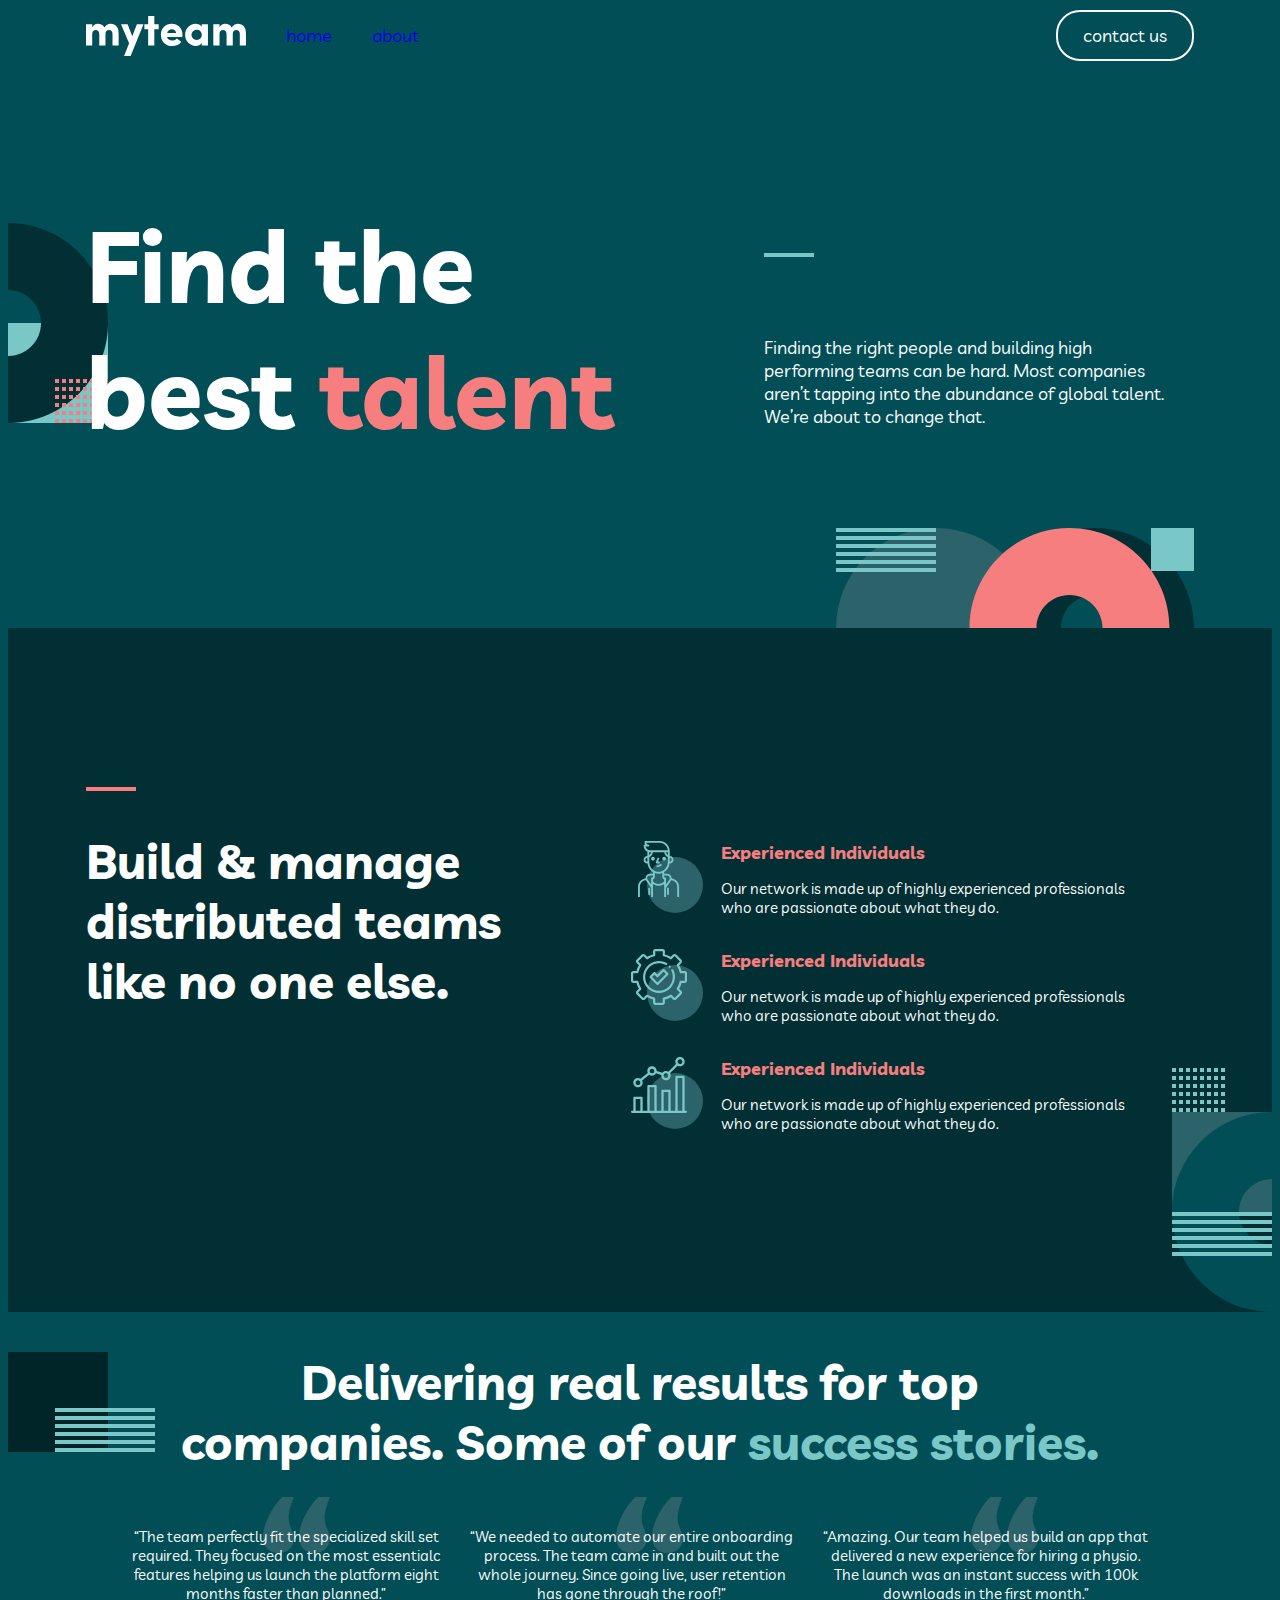
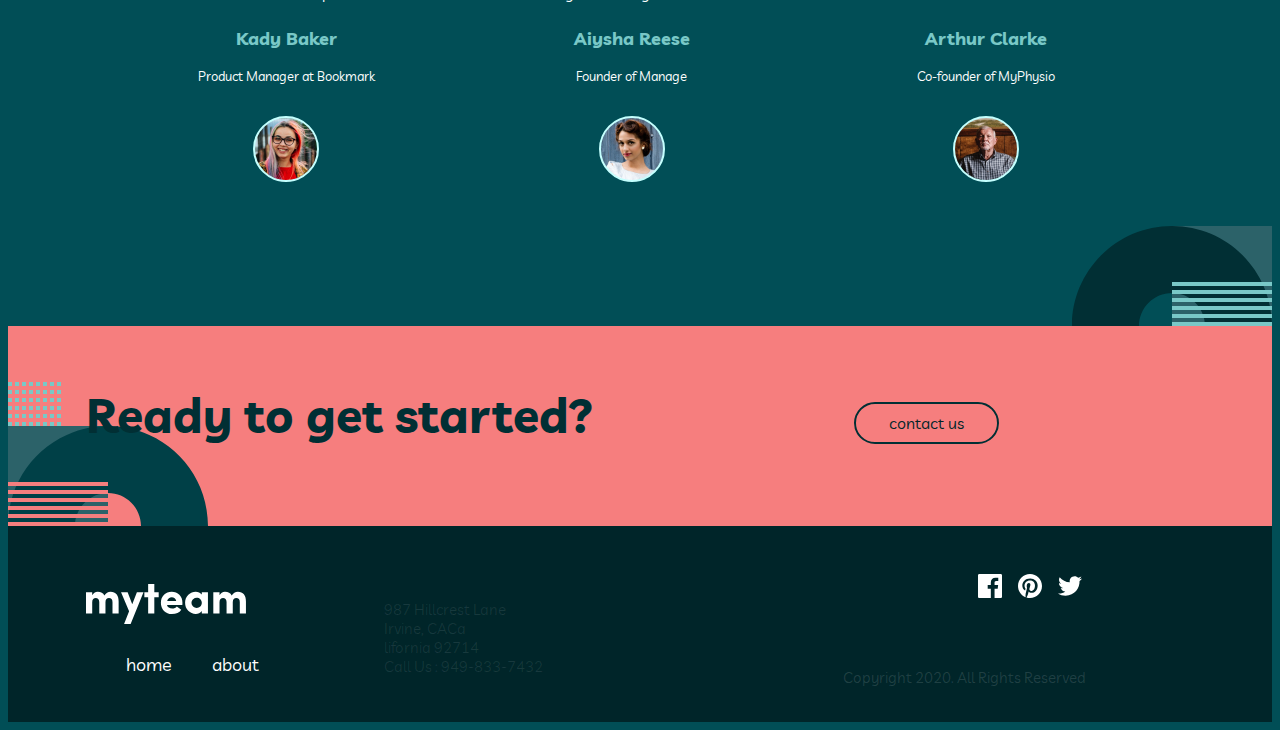
<file: index.html>
<!DOCTYPE html>
<html lang="en">
  <head>
    <meta charset="UTF-8" />
    <meta name="viewport" content="width=device-width, initial-scale=1.0" />
    <link rel="stylesheet" href="./css/main.css" />
    <title>Document</title>
  </head>
  <body>
    <header class="header">
      <div class="container">
        <div class="header_content">
          <div class="header_name">
            <div class="header_logo">
              <img src="./img/logo_img.svg" alt="logo" />
              <ul class="header_main_list">
                <li class="header_list">
                  <a href="/index.html">home</a>
                </li>
                <li class="header_list">
                  <a href="./about.html">about</a>
                </li>
              </ul>
            </div>
            <a class="header_btn" href="#">contact us</a>
          </div>
        </div>
      </div>
    </header>
    <main>
      <section class="hero">
        <div class="container hero_container">
          <div class="hero_content">
            <div class="hero_text">
              <h2 class="hero_title">
                Find the <br />best <span class="hero_color_text">talent</span>
              </h2>
            </div>
            <div class="hero_text1">
              <h2 class="bcg"></h2>
              <p class="hero_item">
                Finding the right people and building high <br />
                performing teams can be hard. Most companies <br />aren’t
                tapping into the abundance of global talent. <br />
                We’re about to change that.
              </p>
            </div>
          </div>
        </div>
      </section>
      <section class="build">
        <div class="container">
          <div class="build_content">
            <div class="build_text">
              <h3 class="build_main_title"></h3>
              <h2 class="build_title">
                Build & manage <br />
                distributed teams <br />
                like no one else.
              </h2>
            </div>
            <div class="build_novbar">
              <div class="build_text1">
                <h2 class="build_title1">Experienced Individuals</h2>
                <p class="build_item">
                  Our network is made up of highly experienced professionals
                  <br />
                  who are passionate about what they do.
                </p>
              </div>
              <div class="build_text1">
                <h2 class="build_title2">Experienced Individuals</h2>
                <p class="build_item">
                  Our network is made up of highly experienced professionals
                  <br />
                  who are passionate about what they do.
                </p>
              </div>
              <div class="build_text1">
                <h2 class="build_title3">Experienced Individuals</h2>
                <p class="build_item">
                  Our network is made up of highly experienced professionals
                  <br />
                  who are passionate about what they do.
                </p>
              </div>
            </div>
          </div>
        </div>
      </section>
      <!-- stop bro -->
      <section class="stories">
        <div class="stories_bcg">
          <div class="container">
            <div class="stories_content">
              <div class="stories_namestories_name">
                <h2 class="stories_title">
                  Delivering real results for top <br />
                  companies. Some of our
                  <span class="stories_name_color">success stories.</span>
                </h2>
              </div>
              <div class="stories_novbar">
                <div class="stories_list">
                  <p class="stories_main_list">
                    “The team perfectly fit the specialized skill set <br />
                    required. They focused on the most essentialc <br />
                    features helping us launch the platform eight <br />
                    months faster than planned.”
                  </p>
                  <h3 class="stories_title2">Kady Baker</h3>
                  <p class="stories_main_list2">Product Manager at Bookmark</p>
                  <img src="./img/stories_img.svg" alt="img" />
                </div>
                <div class="stories_list">
                  <p class="stories_main_list">
                    “We needed to automate our entire onboarding <br> process. The
                    team came in and built out the <br>whole journey. Since going
                    live, user retention <br>has gone through the roof!”
                  </p>
                  <h3 class="stories_title2">Aiysha Reese</h3>
                  <p class="stories_main_list2">Founder of Manage</p>
                  <img src="./img/stories_img3.svg" alt="img" />
                </div>
                <div class="stories_list">
                  <p class="stories_main_list">
                    “Amazing. Our team helped us build an app that <br />
                    delivered a new experience for hiring a physio. <br />
                    The launch was an instant success with 100k <br />
                    downloads in the first month.”
                  </p>
                  <h3 class="stories_title2">Arthur Clarke</h3>
                  <p class="stories_main_list2">Co-founder of MyPhysio</p>
                  <img src="./img/stories_img4.svg" alt="img" />
                </div>
              </div>
            </div>
          </div>
        </div>
      </section>
      <!-- stopp -->
      <section class="ready">
        <div class="ready_bcg">
          <div class="container">
            <div class="ready_content">
              <h2 class="ready_title">Ready to get started?</h2>
              <a class="ready_btn" href="#">contact us</a>
            </div>
          </div>
        </div>
      </section>
    </main>
    <footer class="footer">
      <div class="myteam">
        <div class="container">
          <div class="myteam_content">
            <div class="myteam_logo">
              <div>
                <img src="./img/logo_img.svg" alt="logo">
                <ul class="myteam_list">
                  <li class="myteam_item">home</li>
                  <li class="myteam_item">about</li>
                </ul>
              </div>
              <div class="myteam_text">
                <p class="myteam_item1">987  Hillcrest Lane <br>Irvine, CACa <br>lifornia 92714 <br>Call Us : 949-833-7432</p>
              </div>
              <div class="myteam_novbar">
                <img class="footer_img" src="./img/footer_img.svg" alt="img">
                <p class="myteam_item2">Copyright 2020. All Rights Reserved</p>
              </div>
            </div>
          </div>
        </div>
      </div>
    </footer>
  </body>
</html>
</file>
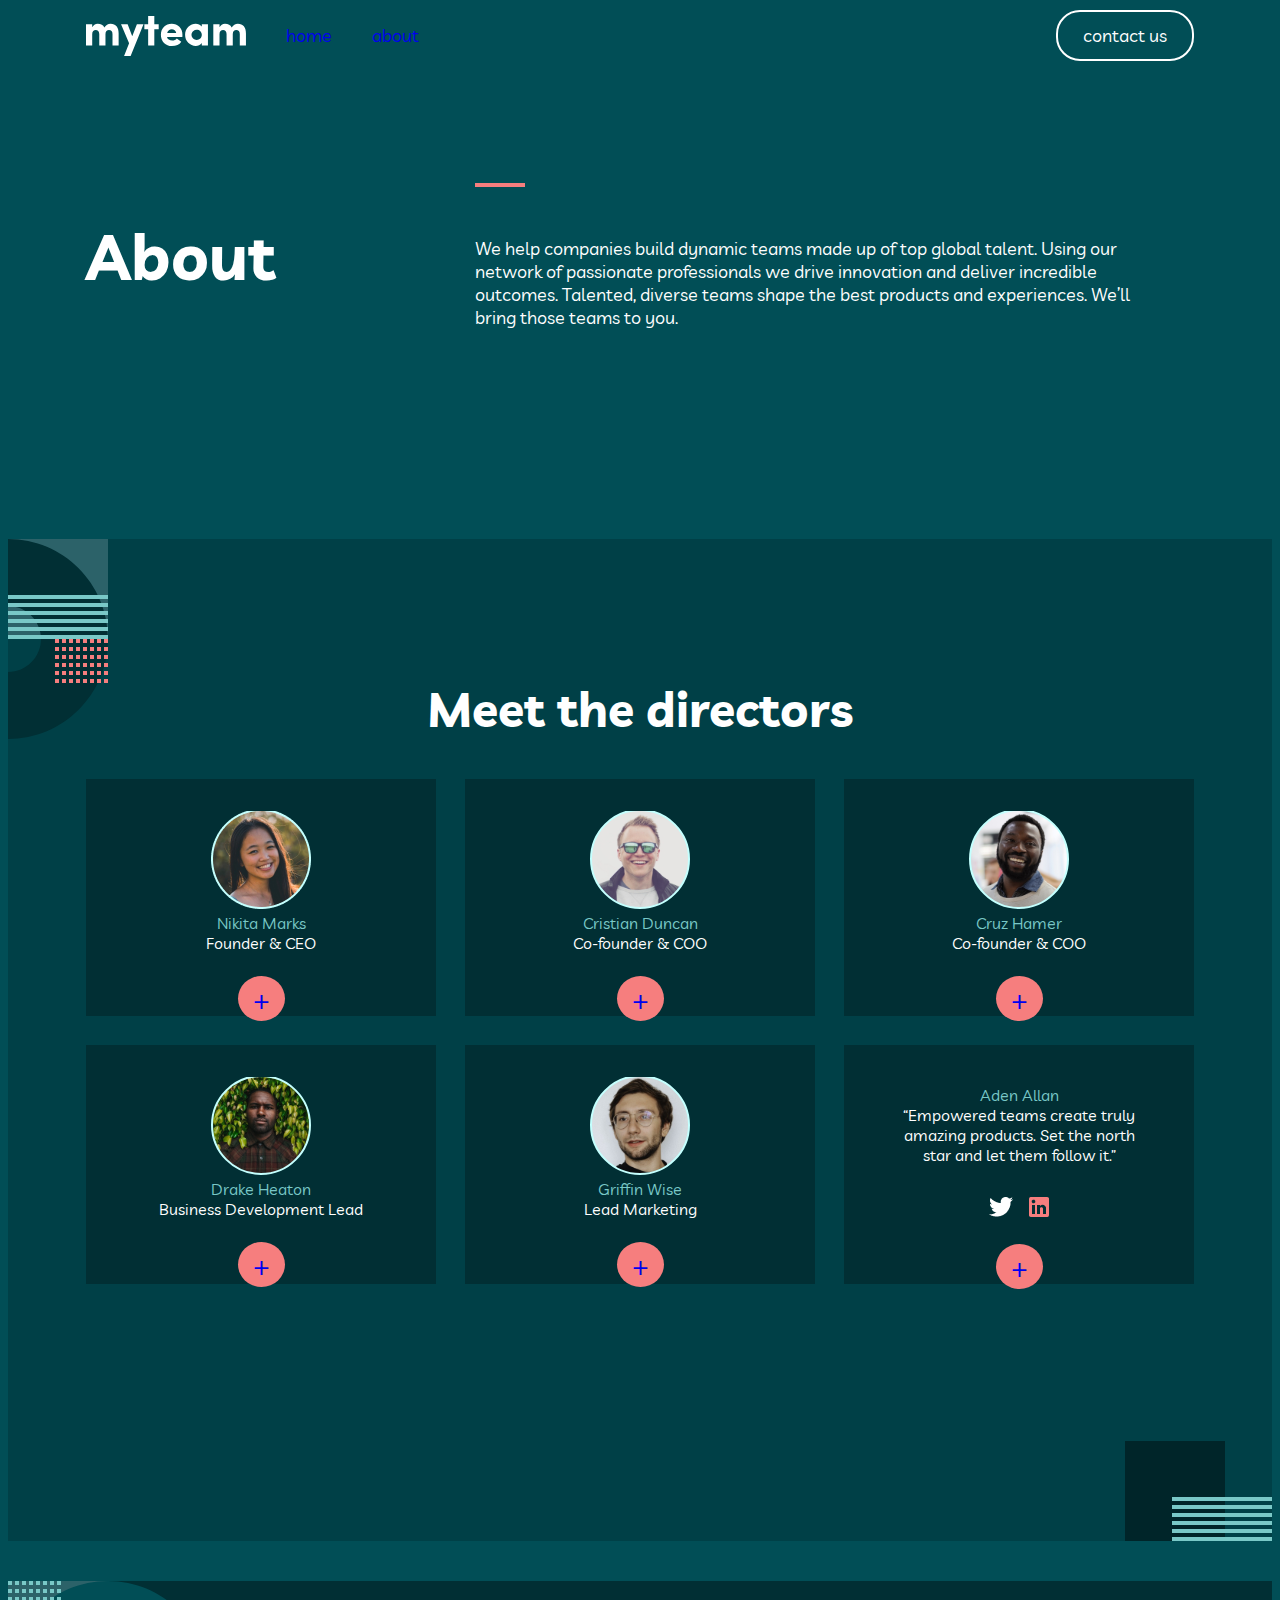
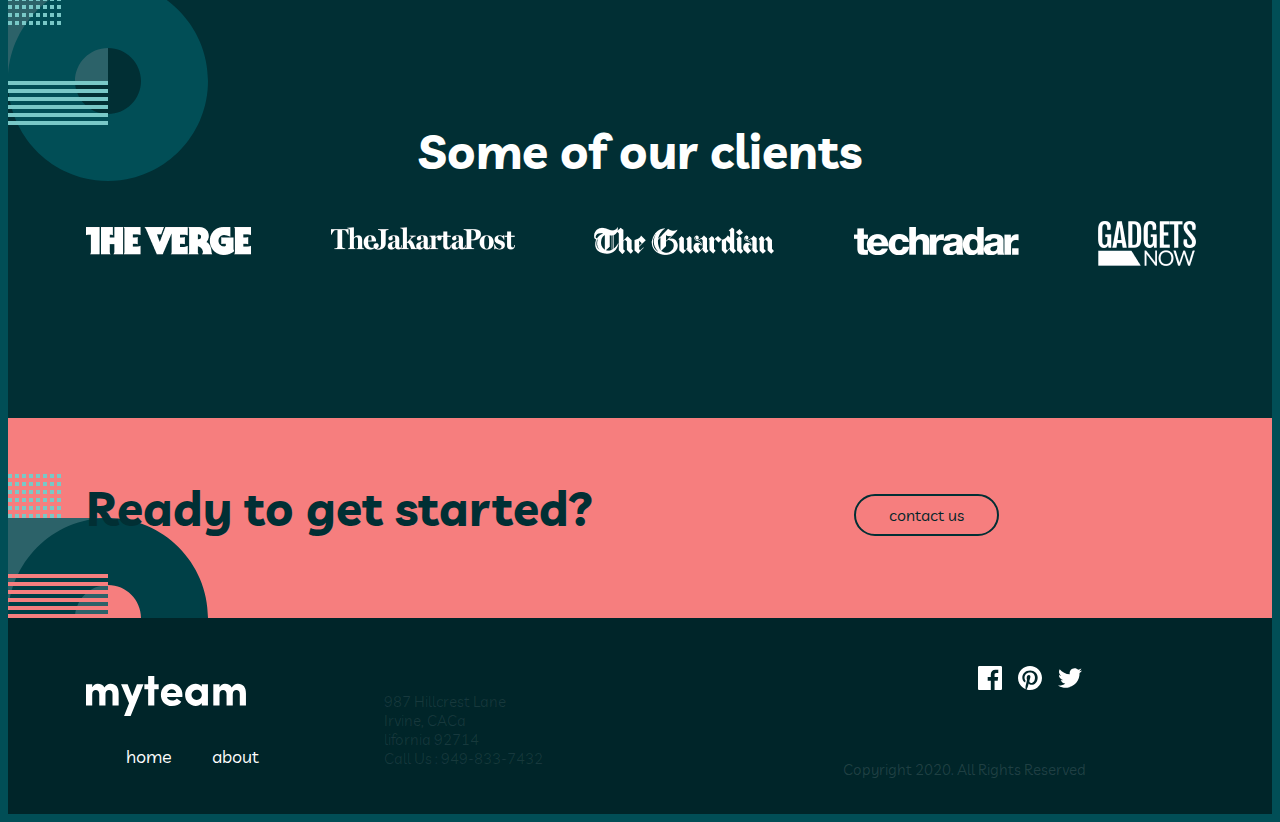
<file: about.html>
<!DOCTYPE html>
<html lang="en">
  <head>
    <meta charset="UTF-8" />
    <meta name="viewport" content="width=device-width, initial-scale=1.0" />
    <link rel="stylesheet" href="./css/main.css" />
    <title>Document</title>
  </head>
  <body>
    <header>
      <header class="header">
        <div class="container">
          <div class="header_content">
            <div class="header_name">
              <div class="header_logo">
                <img src="./img/logo_img.svg" alt="logo" />
                <ul class="header_main_list">
                  <li class="header_list">
                    <a href="/index.html">home</a>
                  </li>
                  <li class="header_list">
                    <a href="/about.html">about</a>
                  </li>
                </ul>
              </div>
              <a class="header_btn" href="#">contact us</a>
            </div>
          </div>
        </div>
      </header>
    </header>
    <main class="about">
      <section>
        <div class="container">
          <div class="about_content">
            <div class="about_text">
              <h2 class="about_title">About</h2>
            </div>
            <div class="about_main_item">
              <h2 class="about_line"></h2>
              <p class="about_item">
                We help companies build dynamic teams made up of top global
                talent. Using our <br />
                network of passionate professionals we drive innovation and
                deliver incredible <br />
                outcomes. Talented, diverse teams shape the best products and
                experiences. We’ll <br />
                bring those teams to you.
              </p>
            </div>
          </div>
        </div>
      </section>
      <section class="directors">
        <div class="container">
          <div class="directors_content">
            <h2 class="directors_text">Meet the directors</h2>
          </div>
          <div class="directors_novbar">
            <div class="directors_card">
              <div>
                <img class="directors_img" src="./img/Oval.png" alt="oval" />
              </div>
              <div>
                <span id="span-1" style="color: #79c8c7">Nikita Marks</span>
                <span id="span-1">Founder & CEO</span>
              </div>
              <div class="directors_main_btn">
                <a class="directors_btn" href="#">+</a>
              </div>
            </div>
            <!-- 2 -->
            <div class="directors_card">
              <div>
                <img
                  class="directors_img"
                  src="./img/directors_img2.svg"
                  alt="oval"
                />
              </div>
              <div>
                <span id="span-1" style="color: #79c8c7">Cristian Duncan</span>
                <span id="span-1">Co-founder & COO</span>
              </div>
              <div class="directors_main_btn">
                <a class="directors_btn" href="#">+</a>
              </div>
            </div>
            <!-- 3 -->
            <div class="directors_card">
              <div>
                <img
                  class="directors_img"
                  src="./img/directors_img3.svg"
                  alt="oval"
                />
              </div>
              <div>
                <span id="span-1" style="color: #79c8c7">Cruz Hamer</span>
                <span id="span-1">Co-founder & COO</span>
              </div>
              <div class="directors_main_btn">
                <a class="directors_btn" href="#">+</a>
              </div>
            </div>
            <!-- 4 -->
            <div class="directors_card">
              <div>
                <img
                  class="directors_img"
                  src="./img/directors_img4.svg"
                  alt="oval"
                />
              </div>
              <div>
                <span id="span-1" style="color: #79c8c7">Drake Heaton</span>
                <span id="span-1">Business Development Lead</span>
              </div>
              <div class="directors_main_btn">
                <a class="directors_btn" href="#">+</a>
              </div>
            </div>
            <!-- 5 -->
            <div class="directors_card">
              <div>
                <img
                  class="directors_img"
                  src="./img/directors_img5.svg"
                  alt="oval"
                />
              </div>
              <div>
                <span id="span-1" style="color: #79c8c7">Griffin Wise</span>
                <span id="span-1">Lead Marketing</span>
              </div>
              <div class="directors_main_btn">
                <a class="directors_btn" href="#">+</a>
              </div>
            </div>
            <!-- 6 -->
            <div class="directors_card">
              <div>
                <span id="span-1" style="color: #79c8c7; padding-top: 40px"
                  >Aden Allan</span
                >
                <span id="span-1"
                  >“Empowered teams create truly <br />amazing products. Set the
                  north <br />
                  star and let them follow it.”</span
                >
              </div>
              <div>
                <img
                  class="directors_img"
                  src="./img/Group 16.png"
                  alt="oval"
                />
              </div>
              <div class="directors_main_btn">
                <a class="directors_btn" href="#">+</a>
              </div>
            </div>
          </div>
        </div>
      </section>
      <!-- stop -->
      <!-- start -->
      <section class="brends">
        <div class="bcg_brends">
          <div class="container">
            <div class="brends_content">
              <div class="brends_text">
                <h2 class="brends_title">Some of our clients</h2>
              </div>
              <div class="brends_img">
                <img src="./img/Group 5 (1).png" alt="brends_imgs" />
              </div>
            </div>
          </div>
        </div>
      </section>
      <!-- stop -->
      <section class="ready">
        <div class="ready_bcg">
          <div class="container">
            <div class="ready_content">
              <h2 class="ready_title">Ready to get started?</h2>
              <a class="ready_btn" href="#">contact us</a>
            </div>
          </div>
        </div>
      </section>
    </main>
    <footer class="footer">
      <div class="myteam">
        <div class="container">
          <div class="myteam_content">
            <div class="myteam_logo">
              <div>
                <img src="./img/logo_img.svg" alt="logo" />
                <ul class="myteam_list">
                  <li class="myteam_item">home</li>
                  <li class="myteam_item">about</li>
                </ul>
              </div>
              <div class="myteam_text">
                <p class="myteam_item1">
                  987 Hillcrest Lane <br />Irvine, CACa <br />lifornia 92714
                  <br />Call Us : 949-833-7432
                </p>
              </div>
              <div class="myteam_novbar">
                <img class="footer_img" src="./img/footer_img.svg" alt="img" />
                <p class="myteam_item2">Copyright 2020. All Rights Reserved</p>
              </div>
            </div>
          </div>
        </div>
      </div>
    </footer>
  </body>
</html>
</file>
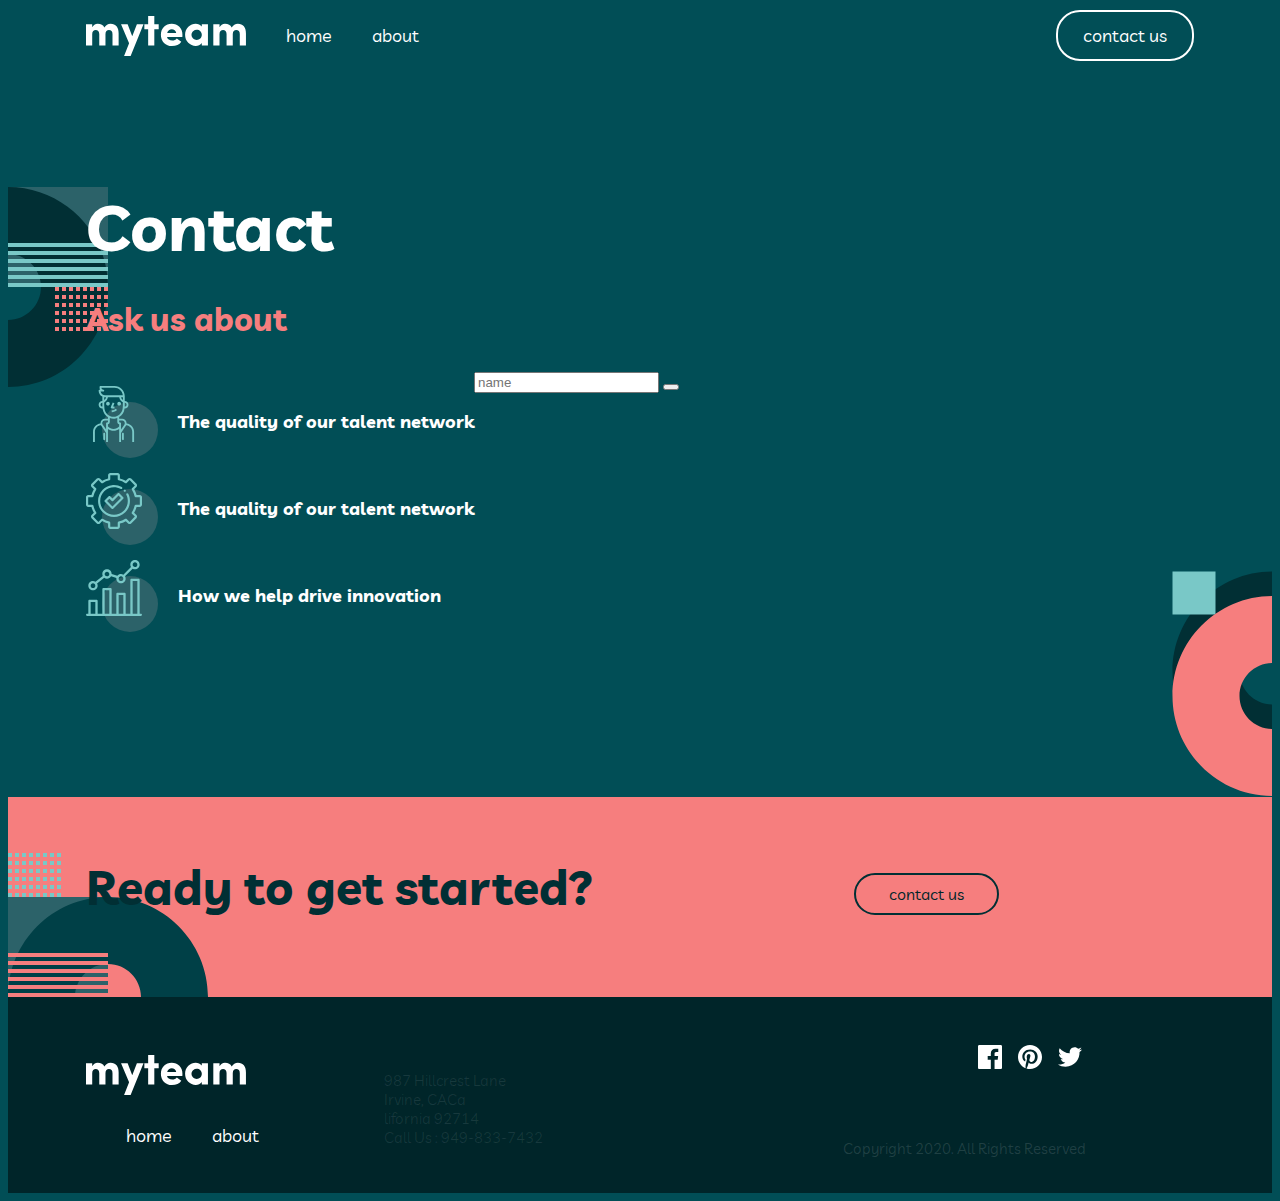
<file: about2.html>
<!DOCTYPE html>
<html lang="en">
<head>
    <meta charset="UTF-8">
    <meta name="viewport" content="width=device-width, initial-scale=1.0">
    <link rel="stylesheet" href="./css/main.css">
    <title>Document</title>
</head>
<body>
    <header>
        <header class="header">
          <div class="container">
            <div class="header_content">
              <div class="header_name">
                <div class="header_logo">
                  <img src="./img/logo_img.svg" alt="logo" />
                  <ul class="header_main_list">
                    <li class="header_list">home</li>
                    <li class="header_list">about</li>
                  </ul>
                </div>
                <a class="header_btn" href="#">contact us</a>
              </div>
            </div>
          </div>
        </header>
        <main>
            <section class="contact">
                <div class="container">
                    <div class="contact_content">
                        <div class="contact_text">
                            <h2 class="contact_title">Contact</h2>
                            <h3 class="contact_title1">Ask us about</h3>
                        </div>
                        <div class="contanct_list">
                            <div class="contact_nobar">
                                <div class="contact_text1">
                                    <h2 class="contact_title2">The quality of our talent network</h2>
                                </div>
                                <div class="contact_text">
                                    <h2 class="contact_title3">The quality of our talent network</h2>
                                </div>
                                <div class="contact_text1">
                                    <h2 class="contact_title4">How we help drive innovation</h2>
                                </div>
                            </div>
                            <div class="inputs">
                                <form class="form" method="post">
                                  <input class="input" placeholder="name" id="user_name" aria-label="name" type="text">
                                  <button type=""></button>
                                </form>
                            </div>
                        </div>
                    </div>
                </div>
            </section>
            <section class="ready">
                <div class="ready_bcg">
                  <div class="container">
                    <div class="ready_content">
                      <h2 class="ready_title">Ready to get started?</h2>
                      <a class="ready_btn" href="#">contact us</a>
                    </div>
                  </div>
                </div>
              </section>
        </main>
        <footer class="footer">
            <div class="myteam">
              <div class="container">
                <div class="myteam_content">
                  <div class="myteam_logo">
                    <div>
                      <img src="./img/logo_img.svg" alt="logo" />
                      <ul class="myteam_list">
                        <li class="myteam_item">home</li>
                        <li class="myteam_item">about</li>
                      </ul>
                    </div>
                    <div class="myteam_text">
                      <p class="myteam_item1">
                        987 Hillcrest Lane <br />Irvine, CACa <br />lifornia 92714
                        <br />Call Us : 949-833-7432
                      </p>
                    </div>
                    <div class="myteam_novbar">
                      <img class="footer_img" src="./img/footer_img.svg" alt="img" />
                      <p class="myteam_item2">Copyright 2020. All Rights Reserved</p>
                    </div>
                  </div>
                </div>
              </div>
            </div>
          </footer>
</body>
</html>
</file>
<file: css/main.css>
@import url('https://fonts.googleapis.com/css2?family=Livvic:wght@500;600;700&display=swap');

body{
    font-family: 'Livvic', sans-serif;
    background-color: #014E56;
}

.container{
    width: 1108px;
    margin-left: auto;
    margin-right: auto;
}

ul,ol{
    list-style: none;
}

a{
    text-decoration: none;
}

.header{
    background-color: #014E56;
}

.header_logo{
    display: flex;
    align-items: center;
    text-align: center;
}

.header_main_list{
    display: flex;
    gap: 40px;
}

.header_btn{
    background-color: #014E56;
    border-radius: 24px;
    border: 2px solid #FFF;
    color: #fff;
    padding: 12px 25px;
    font-size: 18px;
}

.header_btn:hover{
    background-color: #fff;
    color: #000;
    transition: 0.5s;
}

.header_name{
    display: flex;
    justify-content: space-between;
    align-items: center;
}

.header_list{
    font-size: 18px;
    color: #fff;
}

.header_list:hover{
    color: #F67E7E;
}

/* stop */

.hero{
    background-image: url(../img/Group\ 8.png);
    background-repeat: no-repeat;
    background-position: left 160px; 

}

.hero_container{
    background-image: url(../img/Group\ 7\ \(1\).svg);
    background-repeat: no-repeat;
    background-position: right bottom;
}

.hero_title{
    color: #fff;
    font-size: 100px;
    margin-top: 139px;
}

.hero_color_text{
    color: #F67E7E;
}

.bcg{
    background: #79C8C7;
    width: 50px;
    height: 4px;
    margin-top: 190px;
}

.hero_content{
    display: flex;
}

.hero_item{
    color: #fff;
    margin-top: 79px;
    font-size: 18px;
    margin-bottom: 200px;
}

.hero_text1{
    margin-left: 150px;
}

.build{
    background-color: #012F34;
    height: 684px;
    background-image: url(../img/bcg_img.svg);
    background-repeat: no-repeat;
    background-position: right bottom;
}

.build_main_title{
    background: #F67E7E;
    width: 50px;
    height: 4px;
}

.build_text{
    margin-top: 140px;
}

.build_content{
    display: flex;
}

.build_title{
    color: #FFF;
    font-size: 48px;
}

.build_title1{
    font-size: 18px;
    color: #F67E7E;
}

.build_item{
    font-size: 15px;
    color: #fff;
}

.build_novbar{
    margin-top: 198px;
}

.build_text1{
    margin-bottom: 32px;
    margin-left: 220px;
    position: relative;
}

.build_title1::before{
    content: "";
    width: 72px;
    height: 72px;
    background-image:url(../img/build_img.svg);
    background-repeat: no-repeat;
    display: inline-block;
    position: absolute;
    left: -90px;
}
.build_title2::before{
    content: "";
    width: 72px;
    height: 72px;
    background-image:url(../img/build_img2.svg);
    background-repeat: no-repeat;
    display: inline-block;
    position: absolute;
    left: -90px;  
}

.build_title2{
    color: #F67E7E;
    font-size: 18px;
}

.build_title3{
    color: #F67E7E;
    font-size: 18px;
}

.build_title3::before{
    content: "";
    width: 72px;
    height: 72px;
    background-image:url(../img/build_img3.svg);
    background-repeat: no-repeat;
    display: inline-block;
    position: absolute;
    left: -90px;  
} 

/* stop */

 .stories_name{
    margin-top: 140px;
}

.stories_bcg{
    background-image: url(../img/Group\ 8\ Copy.svg),url(../img/Group\ 8.svg);
    background-repeat: no-repeat;
    background-position: left top,right bottom;
} 

.stories_title{
    color: #fff;
    font-size: 48px;
    text-align: center;
    margin-right: auto;
    margin-left: auto;
}

.stories_name_color{
    color: #79C8C7;
}

.stories_main_list{
    font-size: 15px;
    margin-bottom: 24px;
    color: #fff;
    position: relative;
}

.stories_main_list::before{
    content: "";
    width: 67px;
    height: 56px;
    display: inline-block;
    background-image: url(../img/stories_img2.svg);
    background-repeat: no-repeat;
    position:absolute;
    right: 110px;
    z-index: -1;
    top: -30px;

}

.stories_title2{
    color: #79C8C7;
    font-size: 18px;
}

.stories_main_list2{
    font-size: 13px;
    margin-bottom: 32px;
    color: #fff;
}

.stories_list{
    text-align: center;
}

.stories_novbar{
    display: flex;
    justify-content: center;
    gap: 30px;
    padding-bottom: 140px;
}

/* stop */

.ready{
    background-color: #F67E7E;
    height: 200px;
}

.ready_title{
    color: #fff;
    color: #012F34;
    font-size: 48px;
    padding-top: 20px;
}
.ready_content{
    display: flex;
    text-align: center;
    align-items: center;
}

.ready_btn{
    border-radius: 24px;
    border: 2px solid #012F34;
    padding: 9px 33px;
    margin-left: 260px;
    align-items: center;
    margin-top: 35px;
    color: #002529;
}

.ready_bcg{
    background-image: url(../img/Group\ 8\ \(1\).svg);
    background-repeat: no-repeat;
    background-position: left top 56px;
    height: 244px;
}
/* stop */

.footer{
    background-color: #002529;
    height: 196px;
}

.myteam_list{
    display: flex;
    gap: 40px;
    margin-top: 25px;
}

.myteam_item{
    color: #fff;
    font-size: 18px;
}

.myteam_logo{
    padding-top: 48px;
    display: flex;
    align-items: center;
}

.myteam_item1{
    color: #ffffff17;
    font-size: 15px;
    margin-left: 125px;
    gap: 5px;
}

.footer_img{
    margin-bottom: 51px;
    text-align: center;
    margin-left: 435px;
}


.myteam_item2{
    color: #ffffff22;
    font-size: 15px;
    margin-left: 300px;
}

.ready_btn:hover{
    background-color: #002529;
    color: #FFF;
    transition: 0.5s;
}

.myteam_item:hover{
 color: #F67E7E;
}



/* stop */
/* about_html */

.about_title{
    color: #FFF;
    font-size: 64px;
}

.about_line{
    background-color: #F67E7E;
    width: 50px;
    height: 4px;
    margin-bottom: 50px
}

.about_content{
    display: flex;
    padding-top: 100px;
    padding-bottom: 150px;
}

.about_main_item{
    margin-left: 200px;
}

.about_item{
    font-size: 18px;
    color: #fff;
}

/* .about{
    background-image: url(../img/about_main_img.svg);
    background-repeat: no-repeat;
    background-position: right bottom;
} */

.directors{
    background-image: url(../img/Group\ 8\ \(2\).svg),url(../img/Group\ 8\ Copy.png);
    background-repeat: no-repeat;
    background-position: left top,right bottom;
}

.directors{
    background-color: #004047;
    height: 1002px;
}

.directors_text{
    text-align: center;
    font-size: 48px;
    color: #fff;
    padding-top: 140px;
}

.directors_card{
    background-color: #012F34;
    width: 350px;
    text-align: center;
    align-items: center;
}

.directors_btn{
    align-items: center;
    text-align: center;
    background-color: #F67E7E;
    width: 56px;
    height: 56px;
    border-radius: 50%;
    padding: 5px 15px;
    font-size: 28px;
    margin-top: 10px;
}

.directors_btn:hover{
    background-color: #79C8C7;
    transition: 0.5s;
}

.directors_img{
    margin-top: 32px;
}

#span-1{
    display: flex;
    justify-content: center;
    text-align: center;
    color: #fff;
}

.directors_main_btn{
    margin-top: 28px;
}

.directors_novbar{
    display: flex;
    gap: 29px;
    flex-wrap: wrap;
}

.brends_title{
    text-align: center;
    font-size: 48px;
    color: #fff;
    padding-top: 140px;
}

.brends{
    background-color: #012F34;
    height: 437px;
    background-image: url(../img/Group\ 8\ \(3\).svg);
    background-repeat: no-repeat;
    background-position: left top;
} 

.contact_title{
    font-size: 64px;
    color: #fff;
    margin-bottom: 16px;
    margin-top: 124px;
}

.contact_title1{
    font-size: 32px;
    color: #F67E7E;
    position: relative;
}

.contact_title2{
    color: #FFF;
    align-items: center;
    display: flex;
    position: relative;
    font-size: 18px;
}

.contact_title2::before{
        content: "";
        width: 72px;
        height: 72px;
        background-image:url(../img/build_img.svg);
        background-repeat: no-repeat;
        display: inline-block;
        align-items: center;
        padding-left: 20px;
        /* position: absolute; */
        
}

.contact_text1{
    align-items: center;
    justify-content: center;
}


.contact_title3::before{
    content: "";
    width: 72px;
    height: 72px;
    background-image:url(../img/build_img2.svg);
    background-repeat: no-repeat;
    display: inline-block;
    align-items: center;
    padding-left: 20px;
}


.contact_title3{
    color: #fff;
    display: flex;
    align-items: center;
    font-size: 18px;
}

.contact_text3{
    color: #FFF;
    display: flex;
    align-items: center;
    /* position: relative; */
}

.contact_title4::before{
    content: "";
    width: 72px;
    height: 72px;
    background-image:url(../img/build_img3.svg);
    background-repeat: no-repeat;
    display: inline-block;
    align-items: center;
    padding-left: 20px; 
    color: #FFF;
}

.contact_title4{
    color: #fff;
    display: flex;
    align-items: center;
    font-size: 18px;
}


.contact{
    background-image: url(../img/Group\ 8\ \(2\).svg),url(../img/Group\ 7\ \(2\).svg);
    background-repeat: no-repeat;
    background-position: left top,right bottom;
}

.contact_nobar{
    padding-bottom: 150px;
}

.contanct_list{
    display: flex;
}
















/*  stop star */
</file>
